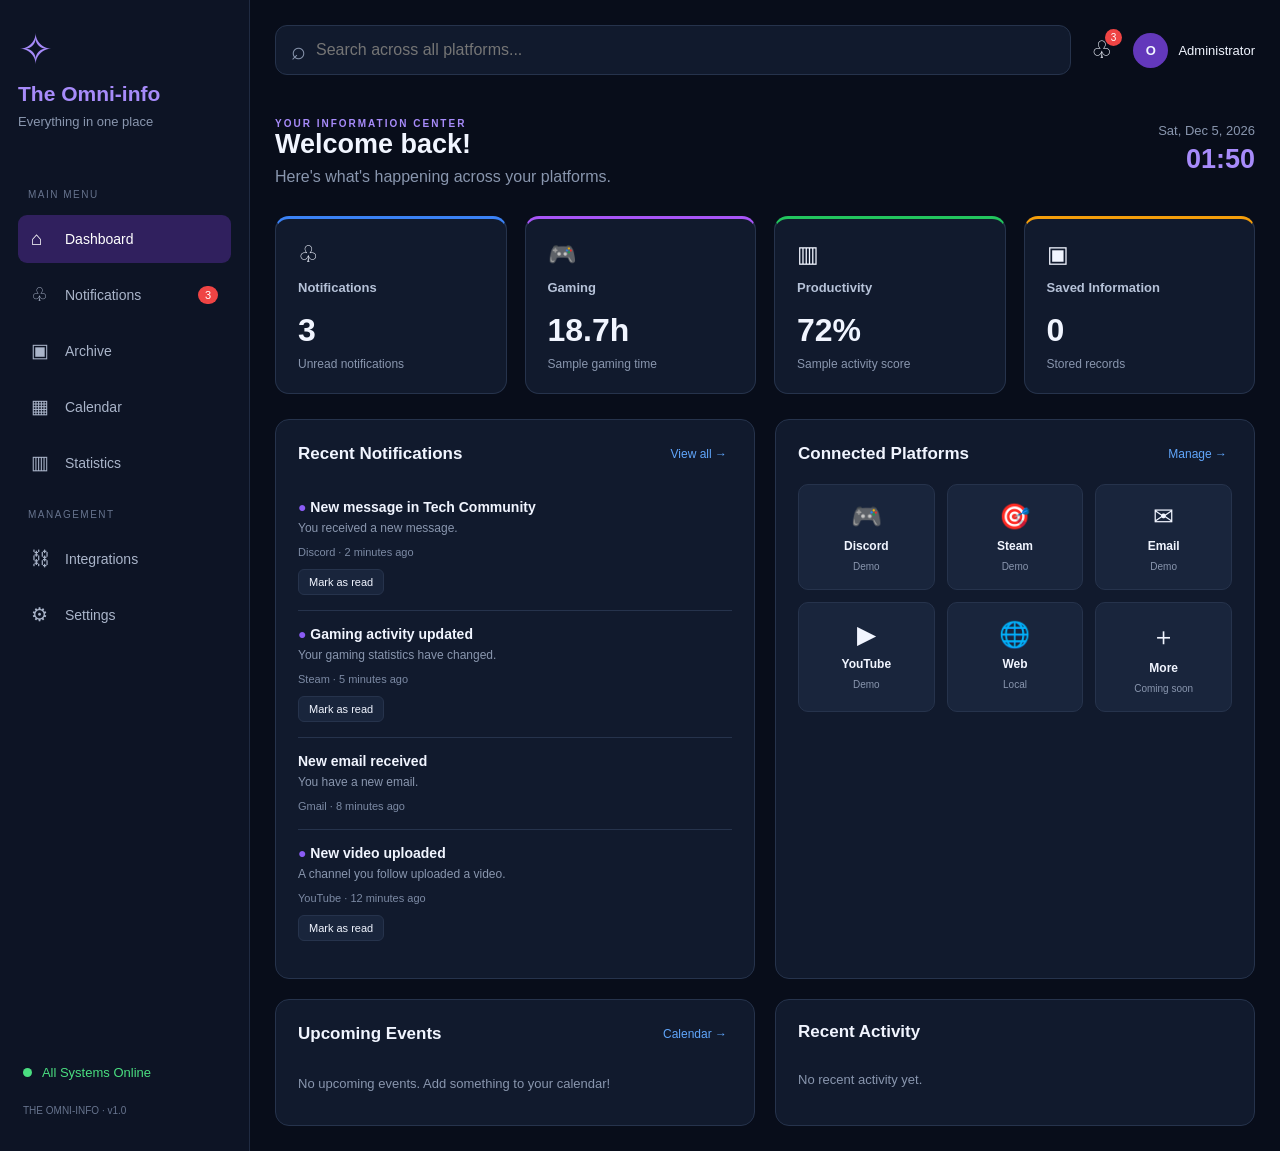
<file: AI Coded/index.html>
<!DOCTYPE html>
<html lang="en">

<head>
    <meta charset="UTF-8">
    <meta name="viewport" content="width=device-width, initial-scale=1.0">

    <meta name="description" content="The Omni-info - Your unified information dashboard">

    <title>The Omni-info</title>

    <link rel="stylesheet" href="style.css">
</head>

<body>

<div class="app">

    <!-- SIDEBAR -->
    <aside class="sidebar">

        <div class="logo">
            <div class="logo-icon">✧</div>
            <h1>The Omni-info</h1>
            <p>Everything in one place</p>
        </div>

        <nav class="navigation">

            <p class="nav-heading">MAIN MENU</p>

            <button class="nav-btn active" data-page="dashboard">
                <span>⌂</span> Dashboard
            </button>

            <button class="nav-btn" data-page="notifications">
                <span>♧</span> Notifications
                <span class="nav-count" id="navNotificationCount">0</span>
            </button>

            <button class="nav-btn" data-page="archive">
                <span>▣</span> Archive
            </button>

            <button class="nav-btn" data-page="calendar">
                <span>▦</span> Calendar
            </button>

            <button class="nav-btn" data-page="statistics">
                <span>▥</span> Statistics
            </button>

            <p class="nav-heading">MANAGEMENT</p>

            <button class="nav-btn" data-page="integrations">
                <span>⛓</span> Integrations
            </button>

            <button class="nav-btn" data-page="settings">
                <span>⚙</span> Settings
            </button>

        </nav>

        <div class="sidebar-bottom">

            <div class="system-status">
                <span class="online-dot"></span>
                All Systems Online
            </div>

            <p class="version">THE OMNI-INFO · v1.0</p>

        </div>

    </aside>


    <!-- MAIN CONTENT -->
    <main class="main-content">

        <!-- TOP BAR -->
        <header class="topbar">

            <div class="search-container">
                <span>⌕</span>
                <input
                    type="search"
                    id="searchInput"
                    placeholder="Search across all platforms..."
                >
            </div>

            <div class="topbar-actions">

                <button class="icon-button" id="notificationShortcut"
                    aria-label="Open notifications">
                    ♧
                    <span class="notification-badge" id="topNotificationCount">0</span>
                </button>

                <div class="profile">
                    <div class="avatar">O</div>
                    <span>Administrator</span>
                </div>

            </div>

        </header>


        <!-- ========================= -->
        <!-- DASHBOARD -->
        <!-- ========================= -->

        <section id="dashboard" class="page active">

            <div class="welcome">

                <div>
                    <p class="eyebrow">YOUR INFORMATION CENTER</p>
                    <h2>Welcome back!</h2>
                    <p>Here's what's happening across your platforms.</p>
                </div>

                <div class="date-display">
                    <span id="currentDate"></span>
                    <h2 id="currentTime"></h2>
                </div>

            </div>


            <!-- STATISTICS CARDS -->

            <div class="stats-grid">

                <div class="stat-card blue">
                    <div class="stat-icon">♧</div>
                    <h3>Notifications</h3>
                    <h1 id="notificationCount">0</h1>
                    <p>Unread notifications</p>
                </div>

                <div class="stat-card purple">
                    <div class="stat-icon">🎮</div>
                    <h3>Gaming</h3>
                    <h1>18.7h</h1>
                    <p>Sample gaming time</p>
                </div>

                <div class="stat-card green">
                    <div class="stat-icon">▥</div>
                    <h3>Productivity</h3>
                    <h1>72%</h1>
                    <p>Sample activity score</p>
                </div>

                <div class="stat-card orange">
                    <div class="stat-icon">▣</div>
                    <h3>Saved Information</h3>
                    <h1 id="archiveCount">0</h1>
                    <p>Stored records</p>
                </div>

            </div>


            <!-- DASHBOARD CONTENT -->

            <div class="dashboard-grid">

                <div class="panel notifications-panel">

                    <div class="panel-header">
                        <h2>Recent Notifications</h2>
                        <button class="text-button" data-open="notifications">
                            View all →
                        </button>
                    </div>

                    <div id="dashboardNotifications"></div>

                </div>


                <div class="panel">

                    <div class="panel-header">
                        <h2>Connected Platforms</h2>
                        <button class="text-button" data-open="integrations">
                            Manage →
                        </button>
                    </div>

                    <div class="platform-grid">

                        <div class="platform">
                            <span>🎮</span>
                            <strong>Discord</strong>
                            <small>Demo</small>
                        </div>

                        <div class="platform">
                            <span>🎯</span>
                            <strong>Steam</strong>
                            <small>Demo</small>
                        </div>

                        <div class="platform">
                            <span>✉</span>
                            <strong>Email</strong>
                            <small>Demo</small>
                        </div>

                        <div class="platform">
                            <span>▶</span>
                            <strong>YouTube</strong>
                            <small>Demo</small>
                        </div>

                        <div class="platform">
                            <span>🌐</span>
                            <strong>Web</strong>
                            <small>Local</small>
                        </div>

                        <div class="platform">
                            <span>＋</span>
                            <strong>More</strong>
                            <small>Coming soon</small>
                        </div>

                    </div>

                </div>


                <div class="panel">

                    <div class="panel-header">
                        <h2>Upcoming Events</h2>
                        <button class="text-button" data-open="calendar">
                            Calendar →
                        </button>
                    </div>

                    <div id="dashboardEvents"></div>

                </div>


                <div class="panel">

                    <div class="panel-header">
                        <h2>Recent Activity</h2>
                    </div>

                    <div id="dashboardActivity"></div>

                </div>

            </div>

        </section>


        <!-- ========================= -->
        <!-- NOTIFICATIONS -->
        <!-- ========================= -->

        <section id="notifications" class="page">

            <div class="page-header">
                <div>
                    <h2>Notification Center</h2>
                    <p>Manage information from your platforms.</p>
                </div>

                <button class="primary-button" id="markAllRead">
                    Mark all as read
                </button>
            </div>

            <div class="panel">
                <div id="allNotifications"></div>
            </div>

        </section>


        <!-- ========================= -->
        <!-- ARCHIVE -->
        <!-- ========================= -->

        <section id="archive" class="page">

            <div class="page-header">
                <div>
                    <h2>Information Archive</h2>
                    <p>Save and organize your information.</p>
                </div>

                <button class="primary-button" id="showNoteForm">
                    + Add Information
                </button>
            </div>

            <div id="noteForm" class="form-panel hidden">

                <h3>New Information</h3>

                <input
                    type="text"
                    id="noteTitle"
                    placeholder="Information title"
                >

                <select id="noteCategory">
                    <option>General</option>
                    <option>School</option>
                    <option>Gaming</option>
                    <option>Work</option>
                    <option>Technology</option>
                    <option>Personal</option>
                </select>

                <textarea
                    id="noteContent"
                    placeholder="Write your information here..."
                ></textarea>

                <div class="form-actions">
                    <button class="primary-button" id="saveNote">
                        Save Information
                    </button>

                    <button class="secondary-button" id="cancelNote">
                        Cancel
                    </button>
                </div>

            </div>

            <div id="archiveList" class="archive-grid"></div>

        </section>


        <!-- ========================= -->
        <!-- CALENDAR -->
        <!-- ========================= -->

        <section id="calendar" class="page">

            <div class="page-header">

                <div>
                    <h2>Calendar</h2>
                    <p>Manage your schedule and upcoming events.</p>
                </div>

                <button class="primary-button" id="addEventButton">
                    + Add Event
                </button>

            </div>


            <!-- CALENDAR -->

            <div class="calendar-container">

                <div class="calendar-toolbar">

                    <h2 id="calendarMonth"></h2>

                    <div class="calendar-controls">

                        <button class="secondary-button" id="previousMonth">
                            ❮
                        </button>

                        <button class="secondary-button" id="todayButton">
                            Today
                        </button>

                        <button class="secondary-button" id="nextMonth">
                            ❯
                        </button>

                    </div>

                </div>


                <div class="calendar-grid" id="calendarGrid">

                    <!-- Generated by JavaScript -->

                </div>

            </div>


            <!-- SELECTED DATE EVENTS -->

            <div class="panel event-section">

                <div class="panel-header">
                    <h2 id="selectedDateTitle">Selected Date</h2>
                    <span class="muted" id="selectedEventCount"></span>
                </div>

                <div id="eventList"></div>

            </div>


            <!-- EVENT FORM -->

            <div id="eventForm" class="form-panel hidden">

                <h3>Add New Event</h3>

                <input
                    type="text"
                    id="eventTitle"
                    placeholder="Event title"
                >

                <input
                    type="date"
                    id="eventDate"
                >

                <input
                    type="time"
                    id="eventTime"
                >

                <select id="eventCategory">

                    <option value="Personal">Personal</option>
                    <option value="School">School</option>
                    <option value="Gaming">Gaming</option>
                    <option value="Work">Work</option>
                    <option value="Other">Other</option>

                </select>

                <textarea
                    id="eventDescription"
                    placeholder="Event description..."
                ></textarea>

                <div class="form-actions">

                    <button class="primary-button" id="saveEvent">
                        Save Event
                    </button>

                    <button class="secondary-button" id="cancelEvent">
                        Cancel
                    </button>

                </div>

            </div>

        </section>


        <!-- ========================= -->
        <!-- STATISTICS -->
        <!-- ========================= -->

        <section id="statistics" class="page">

            <div class="page-header">
                <div>
                    <h2>Statistics Center</h2>
                    <p>Analyze your collected information.</p>
                </div>
            </div>

            <div class="stats-grid">

                <div class="stat-card blue">
                    <h3>Total Notifications</h3>
                    <h1 id="totalNotifications">0</h1>
                </div>

                <div class="stat-card purple">
                    <h3>Saved Information</h3>
                    <h1 id="totalArchive">0</h1>
                </div>

                <div class="stat-card green">
                    <h3>Calendar Events</h3>
                    <h1 id="totalEvents">0</h1>
                </div>

                <div class="stat-card orange">
                    <h3>Unread Notifications</h3>
                    <h1 id="totalUnread">0</h1>
                </div>

            </div>

            <div class="panel">
                <h2>Data Overview</h2>
                <p class="muted">
                    These statistics currently reflect locally stored
                    information and sample data.
                </p>
            </div>

        </section>


        <!-- ========================= -->
        <!-- INTEGRATIONS -->
        <!-- ========================= -->

        <section id="integrations" class="page">

            <div class="page-header">
                <div>
                    <h2>Platform Integrations</h2>
                    <p>Manage your connected platforms.</p>
                </div>
            </div>

            <div class="integration-grid">

                <div class="panel integration-card">
                    <h3>Discord</h3>
                    <p>Messaging and server activity.</p>
                    <span class="status-label">Not connected</span>
                </div>

                <div class="panel integration-card">
                    <h3>Steam</h3>
                    <p>Gaming activity and statistics.</p>
                    <span class="status-label">Not connected</span>
                </div>

                <div class="panel integration-card">
                    <h3>Email</h3>
                    <p>Messages and email notifications.</p>
                    <span class="status-label">Not connected</span>
                </div>

                <div class="panel integration-card">
                    <h3>Social Media</h3>
                    <p>Social activity and notifications.</p>
                    <span class="status-label">Not connected</span>
                </div>

                <div class="panel integration-card">
                    <h3>Websites</h3>
                    <p>Bookmarks and RSS feeds.</p>
                    <span class="status-label">Not connected</span>
                </div>

                <div class="panel integration-card">
                    <h3>Google Calendar</h3>
                    <p>External calendar synchronization.</p>
                    <span class="status-label">Not connected</span>
                </div>

            </div>

        </section>


        <!-- ========================= -->
        <!-- SETTINGS -->
        <!-- ========================= -->

        <section id="settings" class="page">

            <div class="page-header">
                <div>
                    <h2>Settings</h2>
                    <p>Customize The Omni-info.</p>
                </div>
            </div>

            <div class="panel settings-panel">

                <h3>Appearance</h3>

                <p>Switch between dark and light themes.</p>

                <button class="primary-button" id="themeToggle">
                    Toggle Dark / Light Mode
                </button>

            </div>

            <div class="panel settings-panel">

                <h3>Data Management</h3>

                <p>Export your locally stored information.</p>

                <button class="secondary-button" id="exportData">
                    Export Data
                </button>

            </div>

        </section>


    </main>

</div>


<script src="script.js"></script>

</body>
</html>
</file>
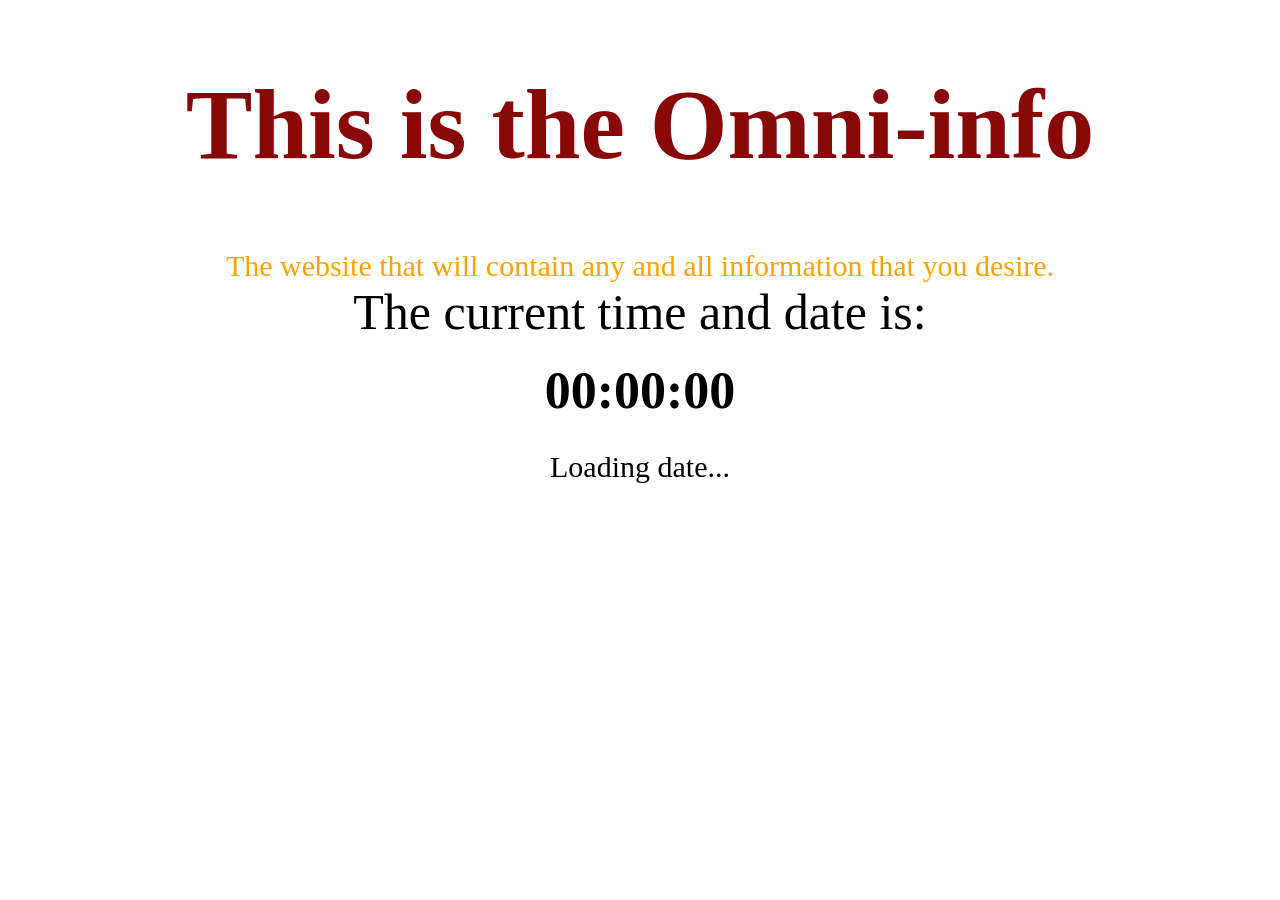
<file: Organic/index.html>
<!DOCTYPE html>
<html lang="en">
<head>
    <meta charset="UTF-8">
    <meta name="viewport" content="width=device-width, initial-scale=1.0">
    <title>The Omni-info</title>
    <link rel="stylesheet" href="style.css">
</head>
<body>
    <script src="script.js"></script>
    <h1>This is the Omni-info</h1>
<div class="subtitle">The website that will contain any and all information that you desire.</div>
<div class="Time">The current time and date is:</div>
<div class="clock">
    <h2 id="clock">00:00:00</h2>
    <p id="date">Loading date...</p>
</div>
</body>
</html>
</file>
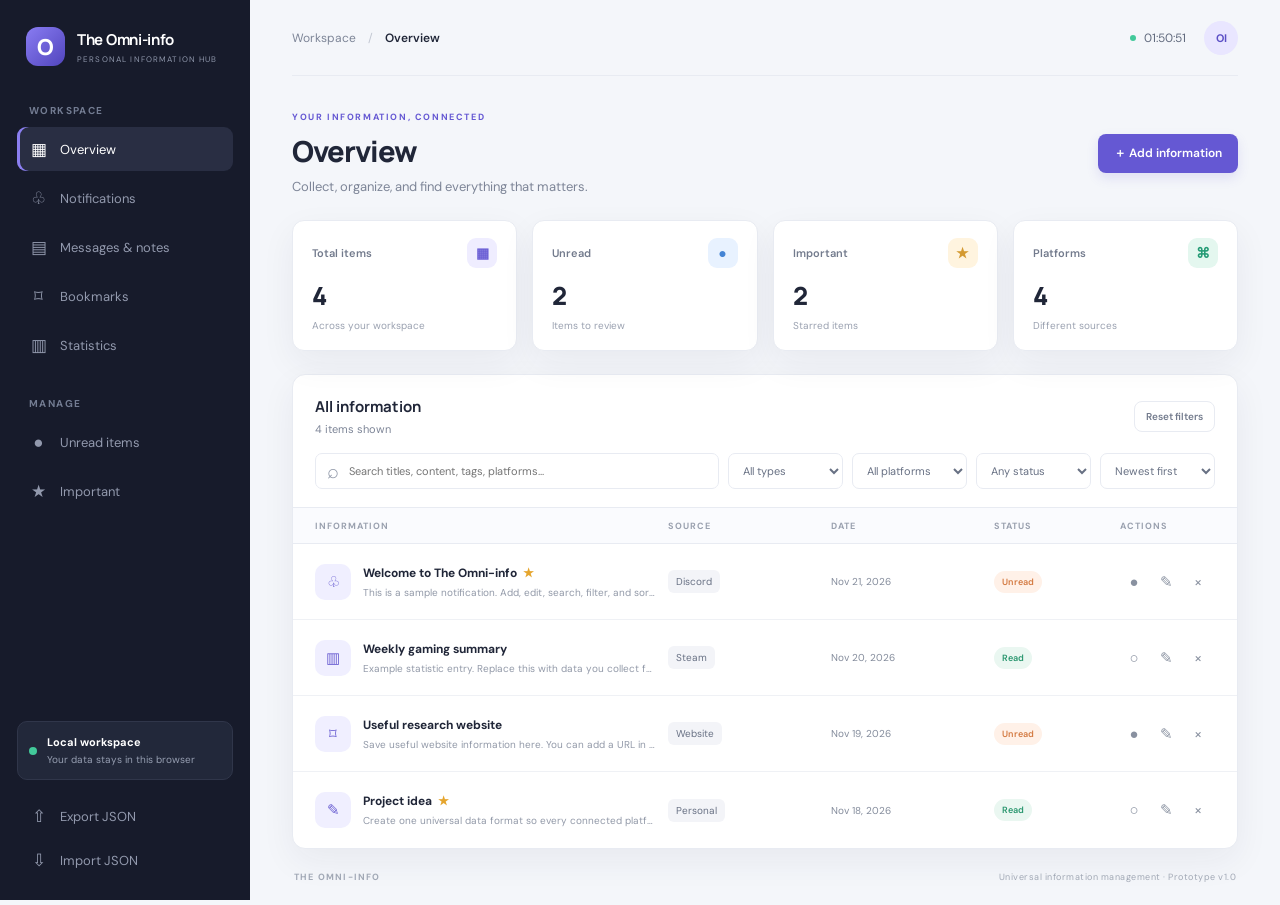
<file: AI Coded/The-Omni-info-starter/index.html>
<!DOCTYPE html>
<html lang="en">
<head>
  <meta charset="UTF-8">
  <meta name="viewport" content="width=device-width, initial-scale=1.0">
  <meta name="description" content="The Omni-info — a universal information management dashboard.">
  <title>The Omni-info</title>
  <link rel="stylesheet" href="style.css">
  <script src="script.js" defer></script>
</head>
<body>
  <div class="app-shell">
    <aside class="sidebar" id="sidebar">
      <a class="brand" href="#" aria-label="The Omni-info home">
        <span class="brand-mark">O</span>
        <span><strong>The Omni-info</strong><small>PERSONAL INFORMATION HUB</small></span>
      </a>

      <p class="nav-heading">WORKSPACE</p>
      <nav class="nav-list" aria-label="Main navigation">
        <button class="nav-link active" data-view="all"><span>▦</span> Overview</button>
        <button class="nav-link" data-view="notifications"><span>♧</span> Notifications</button>
        <button class="nav-link" data-view="messages"><span>▤</span> Messages & notes</button>
        <button class="nav-link" data-view="bookmarks"><span>⌑</span> Bookmarks</button>
        <button class="nav-link" data-view="statistics"><span>▥</span> Statistics</button>
      </nav>

      <p class="nav-heading">MANAGE</p>
      <nav class="nav-list" aria-label="Management navigation">
        <button class="nav-link" data-view="unread"><span>●</span> Unread items</button>
        <button class="nav-link" data-view="important"><span>★</span> Important</button>
      </nav>

      <div class="sidebar-bottom">
        <div class="storage-card">
          <span class="status-dot"></span>
          <div><strong>Local workspace</strong><small>Your data stays in this browser</small></div>
        </div>
        <button class="nav-link" id="exportButton"><span>⇧</span> Export JSON</button>
        <label class="nav-link import-label" for="importInput"><span>⇩</span> Import JSON</label>
        <input id="importInput" type="file" accept=".json,application/json" hidden>
      </div>
    </aside>

    <main class="main-content">
      <header class="topbar">
        <button class="mobile-menu" id="mobileMenu" aria-label="Toggle menu">☰</button>
        <div class="breadcrumb">Workspace <span>/</span> <strong id="breadcrumbTitle">Overview</strong></div>
        <div class="topbar-right">
          <div class="clock"><span class="status-dot"></span><span id="clock">--:--:--</span></div>
          <div class="avatar" title="Local user">OI</div>
        </div>
      </header>

      <section class="page-heading">
        <div>
          <p class="eyebrow">YOUR INFORMATION, CONNECTED</p>
          <h1 id="pageTitle">Overview</h1>
          <p class="muted" id="pageDescription">Collect, organize, and find everything that matters.</p>
        </div>
        <button class="button button-primary" id="openFormButton">＋ Add information</button>
      </section>

      <section class="stats-grid" aria-label="Information summary">
        <article class="stat-card"><div class="stat-top"><span>Total items</span><span class="stat-icon purple">▦</span></div><strong id="totalCount">0</strong><small>Across your workspace</small></article>
        <article class="stat-card"><div class="stat-top"><span>Unread</span><span class="stat-icon blue">●</span></div><strong id="unreadCount">0</strong><small>Items to review</small></article>
        <article class="stat-card"><div class="stat-top"><span>Important</span><span class="stat-icon amber">★</span></div><strong id="importantCount">0</strong><small>Starred items</small></article>
        <article class="stat-card"><div class="stat-top"><span>Platforms</span><span class="stat-icon green">⌘</span></div><strong id="platformCount">0</strong><small>Different sources</small></article>
      </section>

      <section class="content-panel">
        <div class="panel-header">
          <div><h2 id="listTitle">All information</h2><p class="muted" id="resultCount">Showing all saved items</p></div>
          <button class="button button-quiet" id="resetFiltersButton">Reset filters</button>
        </div>

        <div class="toolbar">
          <label class="search-box"><span>⌕</span><input id="searchInput" type="search" placeholder="Search titles, content, tags, platforms..." aria-label="Search information"></label>
          <select id="typeFilter" aria-label="Filter by type">
            <option value="all">All types</option><option value="notification">Notifications</option><option value="message">Messages</option><option value="note">Notes</option><option value="bookmark">Bookmarks</option><option value="statistic">Statistics</option>
          </select>
          <select id="platformFilter" aria-label="Filter by platform"><option value="all">All platforms</option></select>
          <select id="statusFilter" aria-label="Filter by status"><option value="all">Any status</option><option value="unread">Unread</option><option value="read">Read</option><option value="important">Important</option></select>
          <select id="sortSelect" aria-label="Sort items"><option value="newest">Newest first</option><option value="oldest">Oldest first</option><option value="title">Title A–Z</option><option value="platform">Platform A–Z</option></select>
        </div>

        <div class="list-header"><span>INFORMATION</span><span>SOURCE</span><span>DATE</span><span>STATUS</span><span>ACTIONS</span></div>
        <div id="itemsList" class="items-list" aria-live="polite"></div>
        <div id="emptyState" class="empty-state" hidden>
          <div class="empty-icon">⌕</div><h3>No information found</h3>
          <p>Try changing your search or filters, or add a new item.</p>
          <button class="button button-primary" id="emptyAddButton">＋ Add information</button>
        </div>
      </section>

      <footer class="footer"><span>THE OMNI-INFO</span><span>Universal information management · Prototype v1.0</span></footer>
    </main>
  </div>

  <dialog id="itemDialog" class="item-dialog">
    <form id="itemForm">
      <div class="dialog-heading"><div><p class="eyebrow">WORKSPACE ENTRY</p><h2 id="dialogTitle">Add information</h2></div><button type="button" class="icon-button" id="closeDialogButton" aria-label="Close">×</button></div>
      <input type="hidden" id="itemId">
      <div class="form-grid">
        <label>Title <span class="required">*</span><input id="titleInput" name="title" maxlength="100" required placeholder="Give this item a title"></label>
        <label>Platform / source <span class="required">*</span><input id="platformInput" name="platform" maxlength="40" required list="platformSuggestions" placeholder="e.g. Discord, Steam, Website"><datalist id="platformSuggestions"><option>Discord</option><option>Steam</option><option>Email</option><option>Website</option><option>Personal</option></datalist></label>
        <label>Type<select id="itemTypeInput" name="type"><option value="notification">Notification</option><option value="message">Message</option><option value="note">Note</option><option value="bookmark">Bookmark</option><option value="statistic">Statistic</option></select></label>
        <label>Date<input id="dateInput" name="date" type="datetime-local" required></label>
        <label class="full-width">Content <span class="required">*</span><textarea id="contentInput" name="content" rows="4" maxlength="2000" required placeholder="Write or paste the information here..."></textarea></label>
        <label class="full-width">Tags <small>Separate tags with commas</small><input id="tagsInput" name="tags" placeholder="e.g. school, important, gaming"></label>
        <label class="check-label"><input type="checkbox" id="importantInput"> Mark as important</label>
        <label class="check-label"><input type="checkbox" id="readInput"> Mark as read</label>
      </div>
      <div class="dialog-actions"><button type="button" class="button button-quiet" id="cancelButton">Cancel</button><button type="submit" class="button button-primary">Save information</button></div>
    </form>
  </dialog>
  <div id="toast" class="toast" role="status" aria-live="polite"></div>
</body>
</html>
</file>
<file: AI Coded/style.css>
/* =====================================
   THE OMNI-INFO
   MAIN STYLESHEET
===================================== */


/* GLOBAL */

* {
    margin: 0;
    padding: 0;
    box-sizing: border-box;
}

:root {
    --background: #080d1a;
    --sidebar: #0d1425;
    --panel: #111a2d;
    --panel-hover: #19253c;
    --border: #26334c;
    --text: #f1f5ff;
    --muted: #8996ae;
    --purple: #8b5cf6;
    --blue: #3b82f6;
    --green: #22c55e;
    --orange: #f59e0b;
}

body {
    font-family: Arial, sans-serif;
    background: var(--background);
    color: var(--text);
    min-height: 100vh;
    transition: background 0.2s, color 0.2s;
}

button,
input,
textarea,
select {
    font: inherit;
}

button {
    cursor: pointer;
}


/* APP LAYOUT */

.app {
    display: flex;
    min-height: 100vh;
}

.main-content {
    flex: 1;
    min-width: 0;
    padding: 25px;
}


/* SIDEBAR */

.sidebar {
    width: 250px;
    flex-shrink: 0;
    background: var(--sidebar);
    border-right: 1px solid #202b42;
    padding: 25px 18px;

    display: flex;
    flex-direction: column;
}

.logo {
    margin-bottom: 45px;
}

.logo-icon {
    font-size: 42px;
    color: #a78bfa;
    margin-bottom: 8px;
}

.logo h1 {
    font-size: 21px;
    color: #a78bfa;
}

.logo p {
    color: var(--muted);
    margin-top: 8px;
    font-size: 13px;
}

.navigation {
    display: flex;
    flex-direction: column;
    gap: 7px;
}

.nav-heading {
    color: #66738d;
    font-size: 10px;
    letter-spacing: 1.5px;
    margin: 15px 0 8px 10px;
}

.nav-btn {
    display: flex;
    align-items: center;
    gap: 12px;

    width: 100%;
    padding: 13px;

    background: transparent;
    border: none;
    border-radius: 9px;

    color: #aab5ca;
    text-align: left;
    font-size: 14px;

    transition: 0.2s;
}

.nav-btn span:first-child {
    font-size: 19px;
    width: 22px;
}

.nav-btn:hover,
.nav-btn.active {
    background: #30205e;
    color: white;
}

.nav-count {
    margin-left: auto;
    background: #ef4444;
    color: white;
    padding: 3px 7px;
    border-radius: 20px;
    font-size: 11px;
}

.sidebar-bottom {
    margin-top: auto;
}

.system-status {
    padding: 15px 5px;
    color: #4ade80;
    font-size: 13px;
}

.online-dot {
    display: inline-block;
    width: 9px;
    height: 9px;
    background: #4ade80;
    border-radius: 50%;
    margin-right: 7px;
}

.version {
    color: #66738d;
    font-size: 10px;
    padding: 10px 5px;
}


/* TOP BAR */

.topbar {
    display: flex;
    justify-content: space-between;
    align-items: center;
    gap: 20px;
    margin-bottom: 35px;
}

.search-container {
    display: flex;
    align-items: center;
    gap: 10px;

    flex: 1;
    max-width: 850px;

    padding: 0 15px;

    background: var(--panel);
    border: 1px solid var(--border);
    border-radius: 12px;
}

.search-container span {
    color: var(--muted);
    font-size: 25px;
}

.search-container input {
    width: 100%;
    padding: 15px 0;

    background: transparent;
    border: none;
    outline: none;
    color: var(--text);
}

.topbar-actions {
    display: flex;
    align-items: center;
    gap: 20px;
}

.icon-button {
    position: relative;
    border: none;
    background: transparent;
    color: var(--text);
    font-size: 24px;
}

.notification-badge {
    position: absolute;
    top: -7px;
    right: -9px;

    background: #ef4444;
    color: white;

    padding: 3px 6px;
    font-size: 10px;
    border-radius: 20px;
}

.profile {
    display: flex;
    align-items: center;
    gap: 10px;
    font-size: 13px;
}

.avatar {
    width: 35px;
    height: 35px;

    display: grid;
    place-items: center;

    background: #6338bb;
    border-radius: 50%;
    font-weight: bold;
}


/* PAGE SYSTEM */

.page {
    display: none;
}

.page.active {
    display: block;
}

.page-header,
.welcome {
    display: flex;
    justify-content: space-between;
    align-items: center;
    gap: 20px;
    margin-bottom: 30px;
}

.page-header p,
.welcome p {
    color: var(--muted);
    margin-top: 8px;
}

.welcome h2,
.page-header h2 {
    font-size: 27px;
}

.eyebrow {
    color: #a78bfa !important;
    font-size: 10px;
    letter-spacing: 2px;
    font-weight: bold;
}

.date-display {
    text-align: right;
}

.date-display span {
    color: var(--muted);
    font-size: 13px;
}

.date-display h2 {
    color: #a78bfa;
    margin-top: 5px;
}


/* BUTTONS */

.primary-button,
.secondary-button,
.text-button {
    border: none;
    border-radius: 8px;
    transition: 0.2s;
}

.primary-button {
    background: #7040d5;
    color: white;
    padding: 12px 17px;
}

.primary-button:hover {
    background: #8b5cf6;
}

.secondary-button {
    background: #202c45;
    color: var(--text);
    border: 1px solid var(--border);
    padding: 10px 14px;
}

.secondary-button:hover {
    border-color: var(--purple);
}

.text-button {
    color: #60a5fa;
    background: transparent;
    padding: 5px;
    font-size: 12px;
}


/* STATISTICS */

.stats-grid {
    display: grid;
    grid-template-columns: repeat(4, minmax(0, 1fr));
    gap: 18px;
    margin-bottom: 25px;
}

.stat-card {
    background: var(--panel);
    border: 1px solid var(--border);
    border-radius: 14px;
    padding: 22px;
    min-width: 0;
}

.stat-card h3 {
    color: #b6c2d8;
    font-size: 13px;
    margin-bottom: 17px;
}

.stat-card h1 {
    font-size: 32px;
    margin-bottom: 8px;
}

.stat-card p {
    color: var(--muted);
    font-size: 12px;
}

.stat-icon {
    font-size: 23px;
    margin-bottom: 12px;
}

.blue {
    border-top: 3px solid var(--blue);
}

.purple {
    border-top: 3px solid #a855f7;
}

.green {
    border-top: 3px solid var(--green);
}

.orange {
    border-top: 3px solid var(--orange);
}


/* DASHBOARD GRID */

.dashboard-grid {
    display: grid;
    grid-template-columns: repeat(2, minmax(0, 1fr));
    gap: 20px;
}

.panel {
    background: var(--panel);
    border: 1px solid var(--border);
    border-radius: 14px;
    padding: 22px;
    min-width: 0;
}

.panel-header {
    display: flex;
    justify-content: space-between;
    align-items: center;
    gap: 10px;
    margin-bottom: 18px;
}

.panel-header h2 {
    font-size: 17px;
}

.muted {
    color: var(--muted);
    font-size: 12px;
}


/* NOTIFICATIONS */

.notification {
    padding: 15px 0;
    border-bottom: 1px solid var(--border);
}

.notification:last-child {
    border-bottom: none;
}

.notification h3 {
    font-size: 14px;
    margin-bottom: 6px;
}

.notification p {
    color: var(--muted);
    font-size: 12px;
    margin-bottom: 7px;
}

.notification small {
    color: #7c8aa4;
    font-size: 11px;
}

.notification.unread h3::before {
    content: "● ";
    color: var(--purple);
}

.notification button {
    display: block;
    margin-top: 9px;
    padding: 6px 10px;
    border: 1px solid var(--border);
    background: var(--panel-hover);
    color: var(--text);
    border-radius: 6px;
    font-size: 11px;
}


/* PLATFORMS */

.platform-grid {
    display: grid;
    grid-template-columns: repeat(3, minmax(0, 1fr));
    gap: 12px;
}

.platform {
    display: flex;
    flex-direction: column;
    align-items: center;
    gap: 8px;

    background: var(--panel-hover);
    padding: 17px 8px;
    border-radius: 10px;
    border: 1px solid var(--border);
}

.platform span {
    font-size: 25px;
}

.platform strong {
    font-size: 12px;
}

.platform small {
    color: var(--muted);
    font-size: 10px;
}


/* ACTIVITY AND EVENTS */

.activity-item,
.upcoming-item {
    padding: 13px 0;
    border-bottom: 1px solid var(--border);
    font-size: 13px;
}

.activity-item:last-child,
.upcoming-item:last-child {
    border-bottom: none;
}

.activity-item p,
.upcoming-item p {
    color: var(--muted);
    font-size: 11px;
    margin-top: 5px;
}

.empty-message {
    color: var(--muted);
    font-size: 13px;
    padding: 12px 0;
}


/* ARCHIVE */

.archive-grid {
    display: grid;
    grid-template-columns: repeat(2, minmax(0, 1fr));
    gap: 15px;
    margin-top: 20px;
}

.archive-item {
    background: var(--panel);
    border: 1px solid var(--border);
    border-radius: 12px;
    padding: 18px;
    overflow-wrap: anywhere;
}

.archive-item h3 {
    margin-bottom: 10px;
    font-size: 16px;
}

.archive-item p {
    color: #aab5ca;
    font-size: 13px;
    white-space: pre-wrap;
    line-height: 1.5;
}

.archive-item small {
    display: block;
    margin-top: 12px;
    color: var(--muted);
}

.archive-item button {
    margin-top: 15px;
    background: #44233c;
    color: #fca5a5;
    border: none;
    padding: 8px 12px;
    border-radius: 6px;
}


/* FORMS */

.form-panel {
    max-width: 650px;
    background: var(--panel);
    border: 1px solid var(--border);
    border-radius: 14px;
    padding: 22px;
    margin-bottom: 25px;
}

.form-panel h3 {
    margin-bottom: 20px;
}

.form-panel input,
.form-panel textarea,
.form-panel select {
    display: block;
    width: 100%;
    padding: 13px;
    margin-bottom: 12px;

    background: var(--panel-hover);
    color: var(--text);
    border: 1px solid var(--border);
    border-radius: 8px;
    outline: none;
}

.form-panel input:focus,
.form-panel textarea:focus,
.form-panel select:focus {
    border-color: var(--purple);
}

.form-panel textarea {
    min-height: 100px;
    resize: vertical;
}

.form-actions {
    display: flex;
    gap: 10px;
}

.hidden {
    display: none !important;
}


/* CALENDAR */

.calendar-container {
    background: var(--panel);
    border: 1px solid var(--border);
    border-radius: 14px;
    padding: 22px;
}

.calendar-toolbar {
    display: flex;
    justify-content: space-between;
    align-items: center;
    gap: 15px;
    margin-bottom: 20px;
}

.calendar-toolbar h2 {
    font-size: 20px;
}

.calendar-controls {
    display: flex;
    gap: 7px;
}

.calendar-grid {
    display: grid;
    grid-template-columns: repeat(7, minmax(0, 1fr));
    gap: 8px;
}

.calendar-weekday {
    text-align: center;
    color: var(--muted);
    font-size: 11px;
    padding: 12px 0;
}

.calendar-day {
    display: flex;
    flex-direction: column;
    align-items: flex-start;

    min-width: 0;
    min-height: 85px;
    padding: 10px;

    background: var(--panel-hover);
    border: 1px solid var(--border);
    border-radius: 9px;

    color: var(--text);
    text-align: left;
    transition: 0.2s;
}

.calendar-day:hover {
    border-color: var(--purple);
}

.calendar-day.selected {
    background: #30205e;
    border: 2px solid var(--purple);
}

.calendar-day.today {
    box-shadow: inset 0 0 0 1px var(--blue);
}

.calendar-day.other-month {
    opacity: 0.35;
}

.day-number {
    font-size: 14px;
}

.day-events {
    display: flex;
    flex-wrap: wrap;
    gap: 4px;
    margin-top: 12px;
}

.event-dot {
    width: 7px;
    height: 7px;
    background: #a78bfa;
    border-radius: 50%;
}

.event-section {
    margin-top: 22px;
}

.event-item {
    background: var(--panel-hover);
    border: 1px solid var(--border);
    border-left: 3px solid var(--purple);
    border-radius: 9px;
    padding: 15px;
    margin-top: 12px;
}

.event-item h3 {
    font-size: 15px;
}

.event-item p {
    color: var(--muted);
    font-size: 12px;
    margin-top: 7px;
}

.event-item button {
    margin-top: 12px;
    background: #44233c;
    color: #fca5a5;
    border: none;
    padding: 7px 12px;
    border-radius: 6px;
    font-size: 11px;
}

.event-category {
    display: inline-block;
    margin-top: 9px;
    padding: 5px 8px;
    background: #30205e;
    color: #c4b5fd;
    border-radius: 5px;
    font-size: 10px;
}


/* INTEGRATIONS */

.integration-grid {
    display: grid;
    grid-template-columns: repeat(3, minmax(0, 1fr));
    gap: 15px;
}

.integration-card h3 {
    margin-bottom: 12px;
}

.integration-card p {
    color: var(--muted);
    font-size: 13px;
    margin-bottom: 18px;
}

.status-label {
    color: #fbbf24;
    font-size: 11px;
}


/* SETTINGS */

.settings-panel {
    margin-bottom: 20px;
}

.settings-panel h3 {
    margin-bottom: 10px;
}

.settings-panel p {
    color: var(--muted);
    margin-bottom: 18px;
    font-size: 13px;
}


/* LIGHT THEME */

body.light {
    --background: #edf1f8;
    --sidebar: #ffffff;
    --panel: #ffffff;
    --panel-hover: #edf1f8;
    --border: #dce2ec;
    --text: #172033;
    --muted: #66738d;
}

body.light .nav-btn {
    color: #536078;
}

body.light .nav-btn.active,
body.light .nav-btn:hover {
    background: #eee7ff;
    color: #6338bb;
}

body.light .calendar-day.selected {
    background: #eee7ff;
    color: #6338bb;
}

body.light .calendar-day {
    color: var(--text);
}

body.light .notification p,
body.light .archive-item p {
    color: #536078;
}

body.light .search-container input {
    color: var(--text);
}


/* RESPONSIVE DESIGN */

@media (max-width: 1100px) {

    .stats-grid {
        grid-template-columns: repeat(2, minmax(0, 1fr));
    }

    .integration-grid {
        grid-template-columns: repeat(2, minmax(0, 1fr));
    }

}

@media (max-width: 800px) {

    .sidebar {
        width: 190px;
        padding: 18px 10px;
    }

    .main-content {
        padding: 16px;
    }

    .dashboard-grid {
        grid-template-columns: 1fr;
    }

    .profile span:last-child {
        display: none;
    }

}

@media (max-width: 600px) {

    .app {
        flex-direction: column;
    }

    .sidebar {
        width: 100%;
        padding: 12px;
    }

    .logo {
        margin-bottom: 15px;
    }

    .logo-icon {
        display: none;
    }

    .navigation {
        flex-direction: row;
        overflow-x: auto;
    }

    .nav-heading,
    .sidebar-bottom {
        display: none;
    }

    .nav-btn {
        width: auto;
        white-space: nowrap;
        flex-shrink: 0;
        padding: 10px;
    }

    .main-content {
        padding: 13px;
    }

    .topbar {
        gap: 10px;
        margin-bottom: 25px;
    }

    .topbar-actions {
        gap: 10px;
    }

    .welcome,
    .page-header {
        align-items: flex-start;
        flex-direction: column;
    }

    .date-display {
        text-align: left;
    }

    .stats-grid {
        gap: 10px;
    }

    .stat-card {
        padding: 14px;
    }

    .stat-card h1 {
        font-size: 25px;
    }

    .archive-grid,
    .integration-grid {
        grid-template-columns: 1fr;
    }

    .calendar-container {
        padding: 10px;
    }

    .calendar-grid {
        gap: 3px;
    }

    .calendar-day {
        min-height: 55px;
        padding: 5px;
    }

    .calendar-toolbar {
        flex-wrap: wrap;
    }

    .calendar-controls button {
        padding: 8px;
    }

}
</file>
<file: Organic/style.css>
h1{
    color: #880808;
    font-size: 100px;
    text-align: center;
}
.subtitle{
    color: #ffa200;
    font-size: 30px;
    text-align: center;
}
.Time{
    color: #000000;
    font-size: 50px;
    text-align: center;
}
.clock {
    background: white;
    padding: 20px;
    border-radius: 12px;
    text-align: center;
    color: rgb(0, 0, 0);
}

#clock {
    font-size: 52px;
    margin: 0;
}

#date {
    font-size: 30px;
    color: #000000;
}
</file>
<file: AI Coded/The-Omni-info-starter/style.css>
@import url('https://fonts.googleapis.com/css2?family=DM+Sans:wght@400;500;600;700&family=Manrope:wght@500;600;700;800&display=swap');

:root{--bg:#f4f6fa;--surface:#fff;--surface-2:#f8f9fc;--text:#202638;--muted:#7d8597;--line:#e8ebf2;--primary:#6558d3;--primary-dark:#5144bd;--sidebar:#171b2b;--sidebar-muted:#9299ad;--green:#249b75;--shadow:0 12px 35px rgba(29,38,67,.06)}
*{box-sizing:border-box}body{margin:0;background:var(--bg);color:var(--text);font-family:"DM Sans",sans-serif;font-size:14px}button,input,select,textarea{font:inherit}button{cursor:pointer}.app-shell{min-height:100vh}.sidebar{position:fixed;inset:0 auto 0 0;width:250px;background:var(--sidebar);color:#fff;padding:27px 17px 18px;display:flex;flex-direction:column;z-index:5}.brand{display:flex;align-items:center;gap:12px;color:#fff;text-decoration:none;padding:0 9px 38px}.brand-mark{width:39px;height:39px;border-radius:12px;background:linear-gradient(135deg,#897cf2,#5145bd);display:grid;place-items:center;font:800 22px Manrope}.brand strong{display:block;font:700 15px Manrope;letter-spacing:-.3px}.brand small{display:block;color:#8e96aa;font-size:8px;letter-spacing:1.15px;margin-top:4px}.nav-heading{color:#737c92;font-size:10px;font-weight:700;letter-spacing:1.4px;padding:0 12px;margin:0 0 10px}.nav-list{display:grid;gap:5px;margin-bottom:30px}.nav-link{display:flex;align-items:center;gap:13px;width:100%;border:0;border-radius:9px;padding:11px 13px;color:var(--sidebar-muted);background:transparent;text-align:left;font-size:13px;transition:.2s}.nav-link span{font-size:17px;width:17px;text-align:center}.nav-link:hover,.nav-link.active{background:#292e43;color:#fff}.nav-link.active{box-shadow:inset 3px 0 #8b7ff1}.sidebar-bottom{margin-top:auto}.storage-card{display:flex;align-items:center;gap:10px;padding:13px 11px;margin:0 0 14px;background:#22283a;border:1px solid #30364a;border-radius:10px}.storage-card strong,.storage-card small{display:block}.storage-card strong{font-size:11px}.storage-card small{font-size:10px;color:#969eb1;margin-top:4px}.status-dot{display:inline-block;width:8px;height:8px;flex:none;border-radius:50%;background:#42c99a}.import-label{cursor:pointer}.main-content{margin-left:250px;max-width:1700px;padding:0 42px}.topbar{height:76px;display:flex;align-items:center;justify-content:space-between;border-bottom:1px solid var(--line)}.breadcrumb{color:var(--muted);font-size:12px}.breadcrumb span{padding:0 9px;color:#c2c7d2}.breadcrumb strong{color:var(--text);font-weight:600}.topbar-right{display:flex;align-items:center;gap:18px}.clock{display:flex;align-items:center;gap:8px;color:#626b7e;font-size:12px;font-variant-numeric:tabular-nums}.clock .status-dot{width:6px;height:6px}.avatar{width:34px;height:34px;border-radius:50%;background:#e9e6ff;color:#5c50c6;display:grid;place-items:center;font-weight:700;font-size:11px}.mobile-menu{display:none;border:0;background:none;font-size:20px}.page-heading{display:flex;align-items:center;justify-content:space-between;padding:35px 0 25px}.eyebrow{font-size:9px;letter-spacing:1.6px;color:var(--primary);font-weight:700;margin:0 0 8px}.page-heading h1{font:800 29px Manrope;margin:0;letter-spacing:-1px}.muted{color:var(--muted)}.page-heading .muted{margin:7px 0 0;font-size:13px}.button{border:1px solid transparent;border-radius:8px;padding:10px 15px;font-weight:600;font-size:12px;transition:.2s}.button-primary{background:var(--primary);color:white;box-shadow:0 5px 12px #6558d326}.button-primary:hover{background:var(--primary-dark);transform:translateY(-1px)}.button-quiet{background:transparent;color:#737b8d;border-color:var(--line)}.button-quiet:hover{background:var(--surface-2);color:var(--text)}.stats-grid{display:grid;grid-template-columns:repeat(4,minmax(0,1fr));gap:15px;margin-bottom:23px}.stat-card{background:var(--surface);border:1px solid var(--line);border-radius:12px;padding:17px 19px;box-shadow:var(--shadow)}.stat-top{display:flex;justify-content:space-between;align-items:center;color:#737b8d;font-size:11px;font-weight:600}.stat-icon{width:30px;height:30px;border-radius:9px;display:grid;place-items:center;font-size:14px}.purple{background:#efedff;color:#675bd4}.blue{background:#e8f2ff;color:#4484d4}.amber{background:#fff4df;color:#d49a32}.green{background:#e4f7ef;color:#249b75}.stat-card>strong{display:block;font:800 25px Manrope;margin:10px 0 2px}.stat-card>small{font-size:10px;color:#9aa1b0}.content-panel{background:var(--surface);border:1px solid var(--line);border-radius:13px;box-shadow:var(--shadow);overflow:hidden}.panel-header{display:flex;align-items:center;justify-content:space-between;padding:21px 22px 17px}.panel-header h2{font:700 15px Manrope;margin:0}.panel-header p{font-size:11px;margin:5px 0 0}.panel-header .button{font-size:10px;padding:8px 11px}.toolbar{display:flex;gap:9px;padding:0 22px 18px;flex-wrap:wrap}.search-box{height:36px;display:flex;align-items:center;gap:8px;padding:0 11px;border:1px solid var(--line);border-radius:7px;flex:1;min-width:210px;color:#9098a8}.search-box span{font-size:20px}.search-box input{width:100%;border:0;outline:0;color:var(--text);font-size:11px;background:transparent}.toolbar select{height:36px;min-width:115px;border:1px solid var(--line);border-radius:7px;padding:0 10px;background:#fff;color:#687184;font-size:11px;outline:0}.list-header,.item-row{display:grid;grid-template-columns:minmax(230px,1.8fr) minmax(95px,.8fr) minmax(105px,.8fr) minmax(75px,.6fr) 95px;align-items:center;gap:12px;padding:0 22px}.list-header{height:37px;background:#fafbfe;border-top:1px solid var(--line);border-bottom:1px solid var(--line);font-size:9px;letter-spacing:1px;color:#9aa1af;font-weight:700}.item-row{min-height:76px;border-bottom:1px solid #eff1f5}.item-row:last-child{border-bottom:0}.item-main{display:flex;align-items:center;gap:12px;min-width:0}.type-icon{width:36px;height:36px;flex:none;border-radius:10px;background:#f0efff;color:#685dd1;display:grid;place-items:center;font-size:15px}.item-copy{min-width:0}.item-title{font-size:12px;font-weight:700;display:flex;align-items:center;gap:6px;white-space:nowrap;overflow:hidden;text-overflow:ellipsis}.star{color:#e5a52d}.item-content{font-size:10px;color:#9299a8;margin-top:5px;white-space:nowrap;overflow:hidden;text-overflow:ellipsis;max-width:480px}.source-pill{display:inline-flex;align-items:center;max-width:100%;width:max-content;padding:5px 8px;border-radius:6px;background:#f3f4f8;color:#687184;font-size:10px;white-space:nowrap;overflow:hidden;text-overflow:ellipsis}.item-date{font-size:10px;color:#838b9b}.status-pill{display:inline-block;padding:5px 8px;border-radius:20px;font-size:9px;font-weight:600;width:max-content}.status-pill.unread{background:#fff1e8;color:#d47b43}.status-pill.read{background:#eaf7f1;color:#29966e}.actions{display:flex;align-items:center;gap:4px}.icon-button{width:28px;height:28px;border:0;border-radius:6px;background:transparent;color:#8991a0;font-size:15px;display:grid;place-items:center}.icon-button:hover{background:#f0efff;color:var(--primary)}.empty-state{text-align:center;padding:55px 20px}.empty-icon{margin:auto;width:45px;height:45px;border-radius:13px;background:#f1efff;color:var(--primary);display:grid;place-items:center;font-size:24px}.empty-state h3{font:700 14px Manrope;margin:14px 0 5px}.empty-state p{font-size:11px;color:var(--muted);margin:0 0 17px}.footer{display:flex;justify-content:space-between;color:#a1a8b5;font-size:9px;letter-spacing:.5px;padding:22px 2px}.footer span:first-child{font-weight:700;letter-spacing:1.2px}.item-dialog{width:min(570px,calc(100% - 28px));border:0;border-radius:15px;padding:0;box-shadow:0 25px 90px #141a2c40}.item-dialog::backdrop{background:#151a2b80;backdrop-filter:blur(3px)}.item-dialog form{padding:25px}.dialog-heading{display:flex;align-items:flex-start;justify-content:space-between;margin-bottom:22px}.dialog-heading h2{font:800 21px Manrope;margin:0}.dialog-heading .icon-button{font-size:25px;width:32px;height:32px}.form-grid{display:grid;grid-template-columns:1fr 1fr;gap:15px}.form-grid label{display:grid;gap:7px;font-size:11px;font-weight:600;color:#535d70}.form-grid input:not([type=checkbox]),.form-grid select,.form-grid textarea{width:100%;border:1px solid var(--line);border-radius:7px;padding:10px 11px;outline:0;color:var(--text);background:#fff;font-size:12px}.form-grid input:focus,.form-grid select:focus,.form-grid textarea:focus{border-color:#9188e8;box-shadow:0 0 0 3px #6558d315}.form-grid textarea{resize:vertical}.form-grid small{font-size:9px;color:#9aa1af;font-weight:400}.required{color:#d65b5b}.full-width{grid-column:1/-1}.check-label{display:flex!important;align-items:center;gap:8px!important;font-weight:500!important}.check-label input{accent-color:var(--primary)}.dialog-actions{display:flex;justify-content:flex-end;gap:8px;margin-top:23px;padding-top:17px;border-top:1px solid var(--line)}.toast{position:fixed;bottom:24px;right:25px;background:#202638;color:white;border-radius:9px;padding:12px 17px;font-size:12px;box-shadow:0 8px 30px #141a2c35;opacity:0;transform:translateY(10px);pointer-events:none;transition:.25s;z-index:20}.toast.show{opacity:1;transform:translateY(0)}
@media(max-width:1050px){.main-content{padding:0 25px}.stats-grid{grid-template-columns:repeat(2,1fr)}.toolbar select{flex:1}.list-header,.item-row{grid-template-columns:minmax(190px,1.6fr) minmax(85px,.8fr) minmax(90px,.8fr) 75px 85px;gap:8px;padding-left:15px;padding-right:15px}}
@media(max-width:760px){.sidebar{transform:translateX(-100%);transition:transform .25s}.sidebar.open{transform:translateX(0);box-shadow:15px 0 35px #11182730}.main-content{margin-left:0;padding:0 16px}.mobile-menu{display:block}.topbar{height:62px}.breadcrumb{margin-right:auto;margin-left:12px}.page-heading{padding:27px 0 20px;gap:12px;align-items:flex-start}.page-heading h1{font-size:24px}.page-heading .muted{max-width:230px;line-height:1.5}.page-heading>.button{white-space:nowrap;padding:9px 10px;font-size:10px}.stats-grid{gap:9px}.stat-card{padding:13px}.stat-card>strong{font-size:22px}.panel-header{padding:17px 14px}.toolbar{padding:0 14px 14px}.search-box{flex-basis:100%}.toolbar select{min-width:calc(50% - 5px)}.list-header{display:none}.item-row{grid-template-columns:minmax(0,1fr) auto;gap:7px;padding:13px 14px;min-height:unset}.item-main{grid-column:1}.item-source{grid-column:1;display:flex;gap:7px;align-items:center;padding-left:48px}.item-date{grid-column:1;padding-left:48px}.item-status{grid-column:2;grid-row:1;justify-self:end}.actions{grid-column:2;grid-row:2/4;align-self:center}.source-pill{font-size:9px}.footer{gap:10px;line-height:1.5}.footer span:last-child{text-align:right}.form-grid{grid-template-columns:1fr}.full-width{grid-column:auto}.item-dialog form{padding:19px}}
</file>
